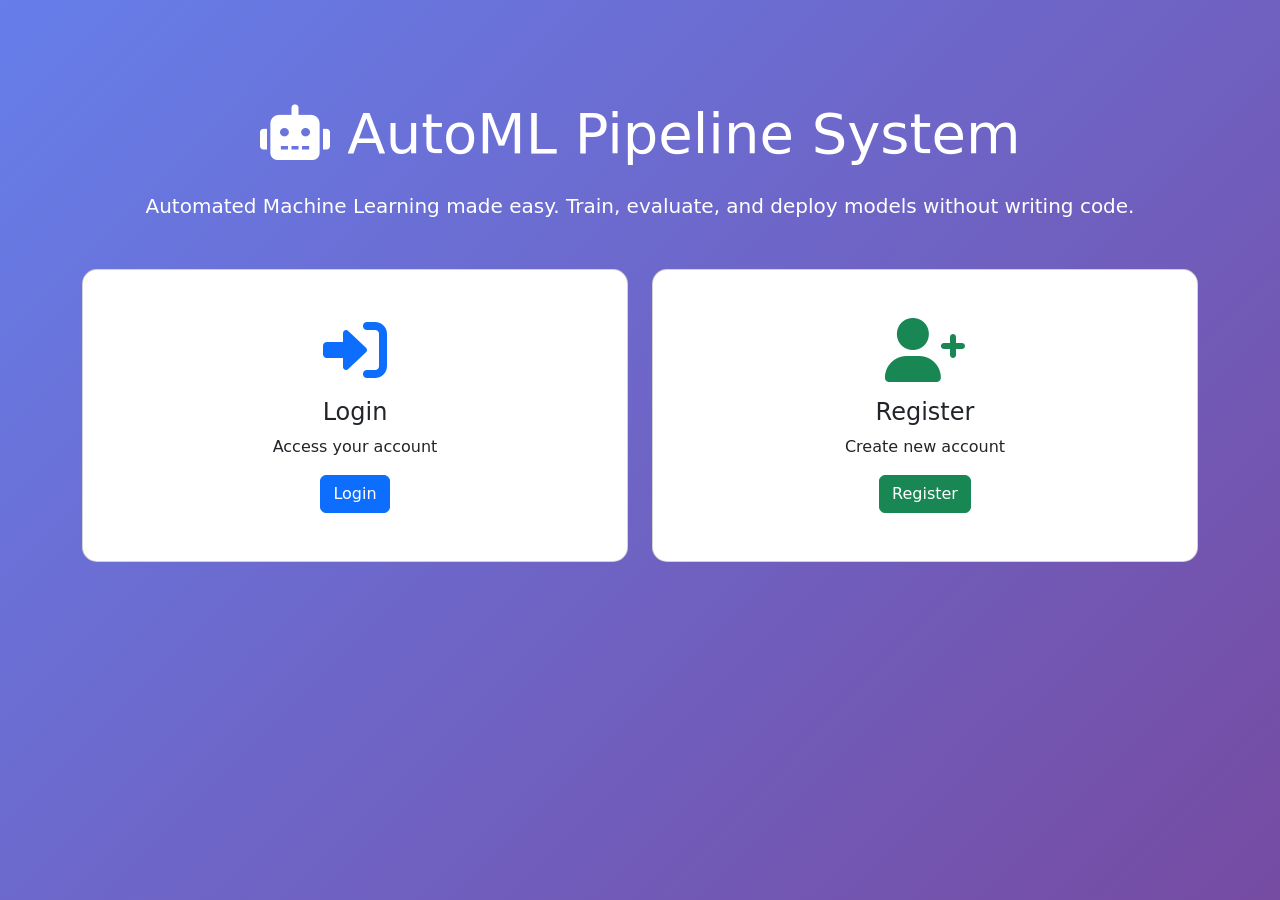
<file: templates/index.html>
<!DOCTYPE html>
<html lang="en">
<head>
    <meta charset="UTF-8">
    <meta name="viewport" content="width=device-width, initial-scale=1.0">
    <title>AutoML Pipeline System</title>
    <link href="https://cdn.jsdelivr.net/npm/bootstrap@5.1.3/dist/css/bootstrap.min.css" rel="stylesheet">
    <link href="https://cdnjs.cloudflare.com/ajax/libs/font-awesome/6.0.0/css/all.min.css" rel="stylesheet">
    <style>
        body {
            background: linear-gradient(135deg, #667eea 0%, #764ba2 100%);
            min-height: 100vh;
        }
        .hero-section {
            padding: 100px 0;
            color: white;
        }
        .card {
            border-radius: 15px;
            transition: transform 0.3s;
            cursor: pointer;
        }
        .card:hover {
            transform: translateY(-10px);
        }
    </style>
</head>
<body>
    <div class="container">
        <div class="hero-section text-center">
            <h1 class="display-4 mb-4">
                <i class="fas fa-robot"></i> AutoML Pipeline System
            </h1>
            <p class="lead mb-5">Automated Machine Learning made easy. Train, evaluate, and deploy models without writing code.</p>
            
            <div class="row mt-5">
                <div class="col-md-6 mb-3">
                    <div class="card">
                        <div class="card-body text-center p-5">
                            <i class="fas fa-sign-in-alt fa-4x mb-3 text-primary"></i>
                            <h4>Login</h4>
                            <p>Access your account</p>
                            <a href="/login" class="btn btn-primary">Login</a>
                        </div>
                    </div>
                </div>
                <div class="col-md-6 mb-3">
                    <div class="card">
                        <div class="card-body text-center p-5">
                            <i class="fas fa-user-plus fa-4x mb-3 text-success"></i>
                            <h4>Register</h4>
                            <p>Create new account</p>
                            <a href="/register" class="btn btn-success">Register</a>
                        </div>
                    </div>
                </div>
            </div>
        </div>
    </div>
</body>
</html>
</file>
